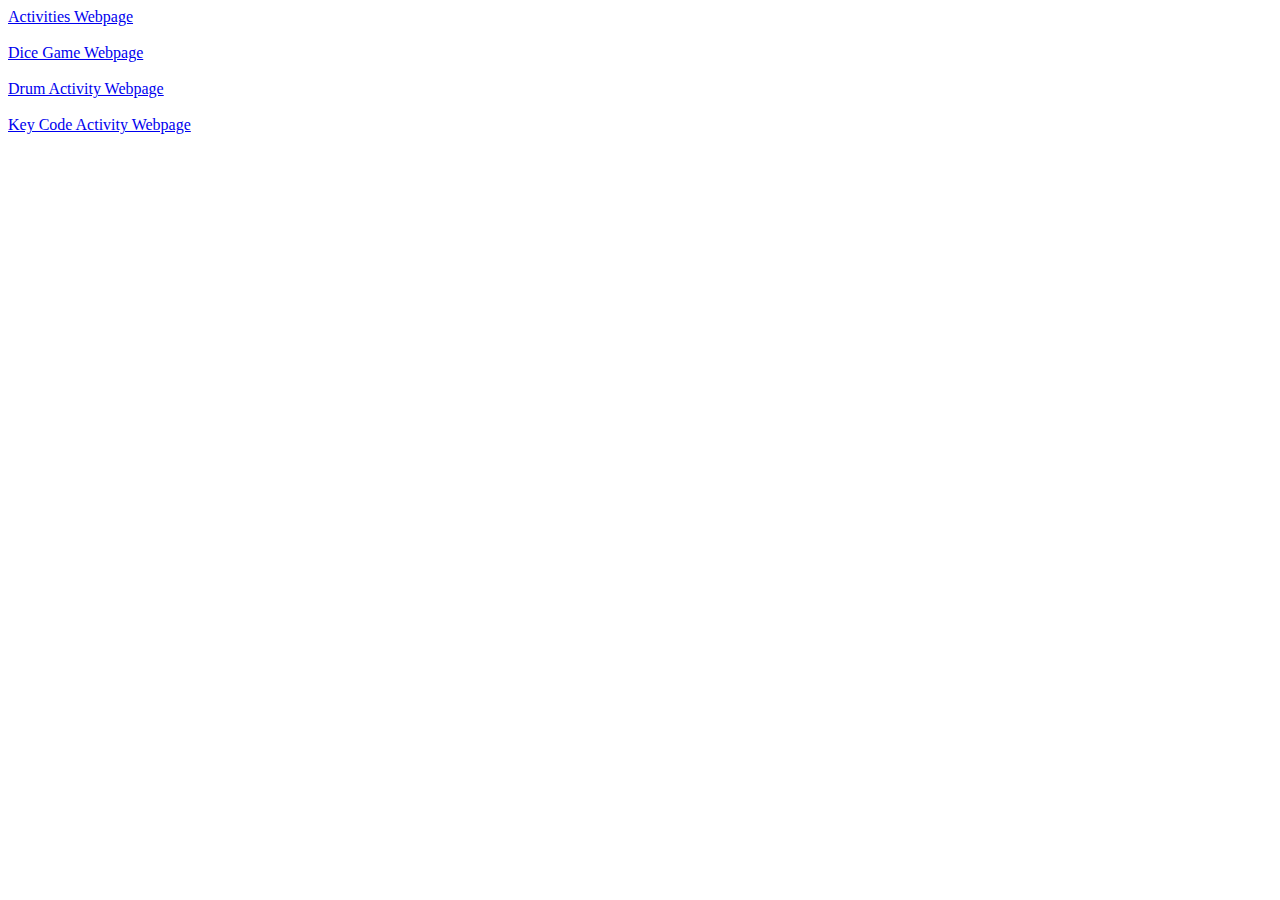
<file: index.html>
<!DOCTYPE html>
<html lang="en">
<head>
    <meta charset="UTF-8">
    <meta http-equiv="X-UA-Compatible" content="IE=edge">
    <meta name="viewport" content="width=device-width, initial-scale=1.0">
    <title>Document</title>
</head>
<body>

    <a href="./Activities/">Activities Webpage</a>
    <br><br>
    <a href="./DiceGame/">Dice Game Webpage</a>
    <br><br>
    <a href="./DrumActivity/">Drum Activity Webpage</a>
    <br><br>
    <a href="./KeyCodeActivity/">Key Code Activity Webpage</a>
    <br><br>
</body>

</html>
</file>
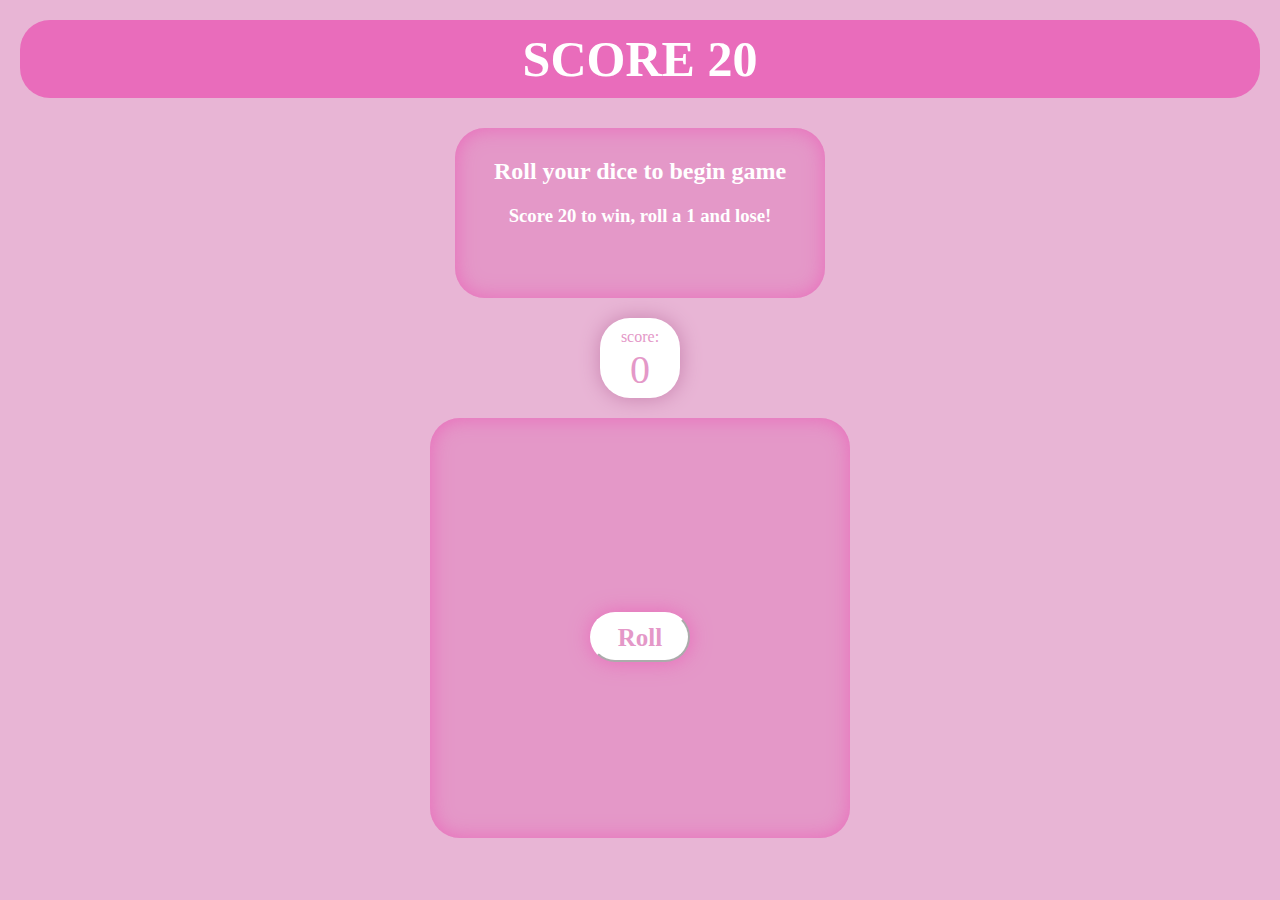
<file: DiceGame/index.html>
<!DOCTYPE html>
<html lang="en">

<head>
    <meta charset="UTF-8">
    <meta http-equiv="X-UA-Compatible" content="IE=edge">
    <meta name="viewport" content="width=device-width, initial-scale=1.0">
    <link rel="stylesheet" href="./style.css">
    <title>Document</title>
</head>

<body>
    <header id="header">
        <h1>Score 20</h1>
    </header>
    <div id="pageContent">
        <div id=instructions>
            <h2>Roll your dice to begin game</h2>

            <h3>Score 20 to win, roll a 1 and lose!</h3>
        </div>
        <div id="scoreBox">
            <div>score:</div>
            <div id="scoreNumber">0</div>
        </div>


        <div id="diceBox">
            <img id="diceOne" class="hidden" src="./one.png" alt="Dice one">
            <img id="diceTwo" class="hidden" src="./two.png" alt="Dice Two">
            <img id="diceThree" class="hidden" src="./three.png" alt="Dice Three">
            <img id="diceFour" class="hidden" src="./four.png" alt="Dice Four">
            <img id="diceFive" class="hidden" src="./five.png" alt="Dice Five">
            <img id="diceSix" class="hidden" src="./six.png" alt="Dice Six">
            <br>
            <div id="losingSign" class="hidden">1 = You lose!</div>
            <div id="winningSign" class="hidden">You Win!!</div>
            <button id="rollBtn">Roll</button>
            <button id="resetGame" class="hidden">Reset</button>
        </div>



    </div>
    <script src="./script.js"></script>
</body>

</html>
</file>
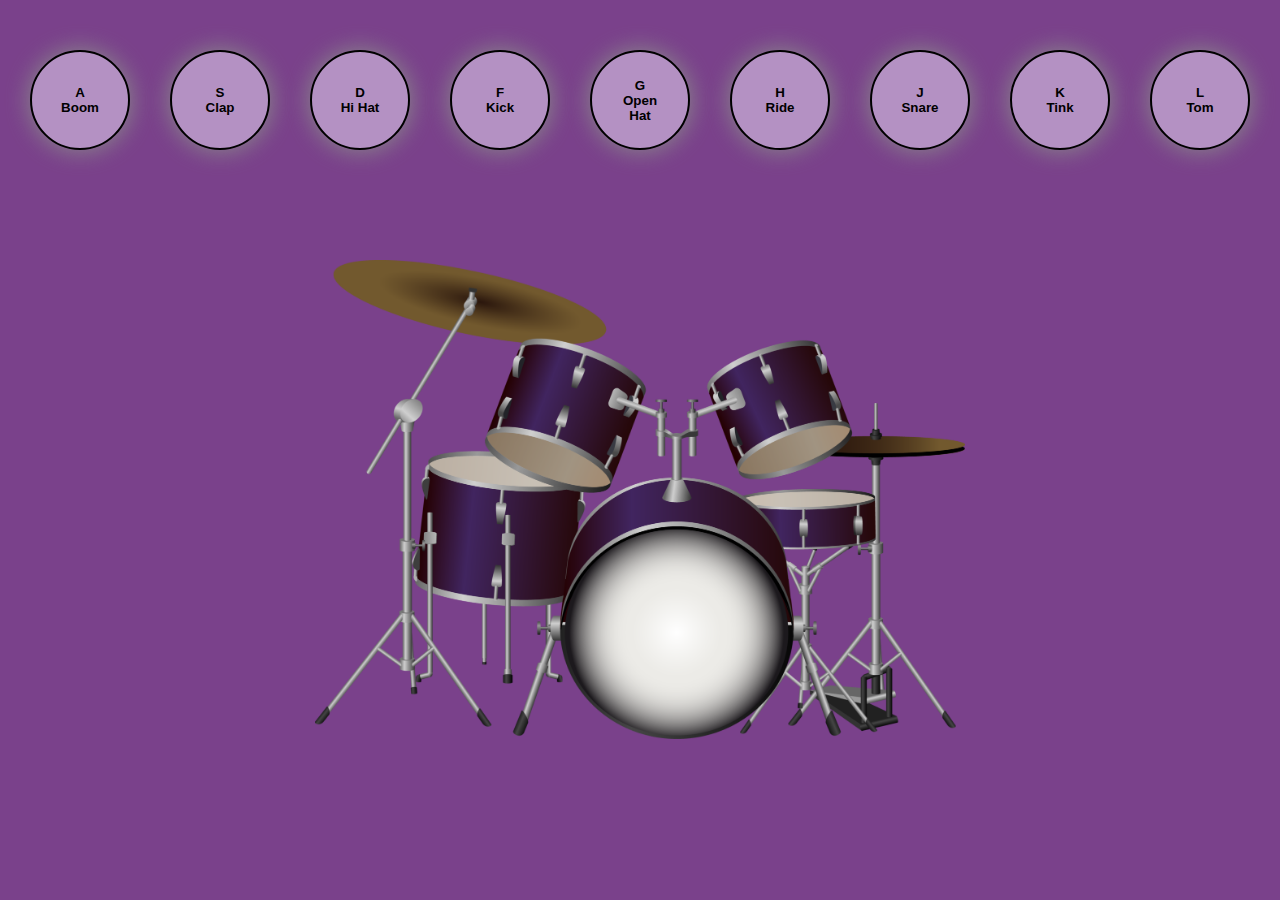
<file: DrumActivity/index.html>
<!DOCTYPE html>
<html lang="en">

<head>
    <meta charset="UTF-8">
    <meta http-equiv="X-UA-Compatible" content="IE=edge">
    <meta name="viewport" content="width=device-width, initial-scale=1.0">
    <title>Document</title>
    <link rel="stylesheet" href="./style.css">
</head>

<body>
    <div id="buttonContainer">
        <button Class="Button" id="a">A <br>Boom</button>
        <button Class="Button" id="s">S<br> Clap</button>
        <button Class="Button" id="d">D<br> Hi Hat</button>
        <button Class="Button" id="f">F<br> Kick</button>
        <button Class="Button" id="g">G<br> Open Hat</button>
        <button Class="Button" id="h">H<br> Ride</button>
        <button Class="Button" id="j">J<br> Snare</button>
        <button Class="Button" id="k">K<br> Tink</button>
        <button Class="Button" id="l">L<br> Tom</button>
    </div>

    <img id=PurpleDrum src="./PurpleDrum.png" alt="Purple Drum">


    <!-- not needed as they are in the Js instead -->
    <!-- <audio src="sounds/boom.wav"></audio>
    <audio src="sounds/clap.wav"></audio>
    <audio src="sounds/hihat.wav"></audio>
    <audio src="sounds/kick.wav"></audio>
    <audio src="sounds/openhat.wav"></audio>
    <audio src="sounds/ride.wav"></audio>
    <audio src="sounds/snare.wav"></audio>
    <audio src="sounds/tink.wav"></audio>
    <audio src="sounds/tom.wav"></audio> -->

    <script src="./script.js"></script>
</body>

</html>
</file>
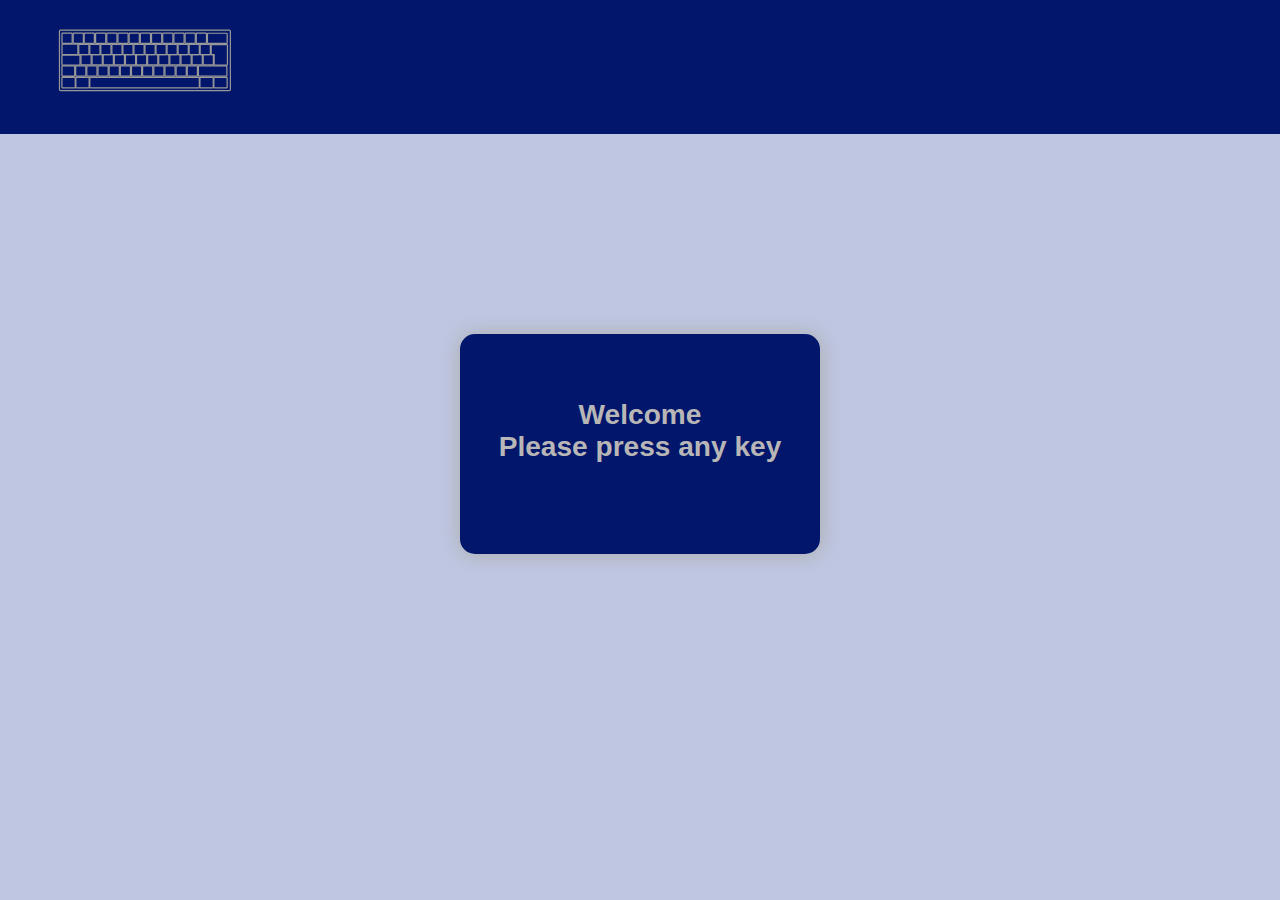
<file: KeyCodeActivity/index.html>
<!DOCTYPE html>
<html lang="en">

<head>
    <meta charset="UTF-8">
    <meta http-equiv="X-UA-Compatible" content="IE=edge">
    <meta name="viewport" content="width=device-width, initial-scale=1.0">
    <link rel="stylesheet" href="style.css">
    <title>Document</title>
</head>

<body>
    <header>
        <nav>
            <img id="logo" src="./keyboardLogo.svg" alt="logo" />
        </nav>
    </header>
    <div id="pageWelcome">
        <div id="welcomeMessage">
            <h3>Welcome<br> Please press any key</h3>
        </div>
    </div>
    <div id="pageContent">
        <div id="container1">
            <div id="Box1">
                <h1 id="title">Keycode</h1>
                <h2 id="looking">Please type any key</h2>
            </div>
        </div>
        <div id="container">
            <div class="Boxes">
                <h3>event.key</h3>
                <h4 id="eventKey"></h4>
            </div>
            <div class="Boxes">
                <h3>event.code</h3>
                <h4 id="eventCode"></h4>
            </div>
            <div class="Boxes">
                <h3>event.Which</h3>
                <h4 id="eventWhich"></h4>
            </div>
            <div class="Boxes">
                <h3>event.location</h3>
                <h4 id="eventLocation"></h4>
            </div>
            <div class="Boxes">
                <h3>.charCode</h3>
                <h4 id="charCode1"></h4>
            </div>
        </div>
        <div>
            <script src="script.js"></script>
</body>

</html>
</file>
<file: DiceGame/style.css>
body {
    background-color: rgb(232, 181, 213);
    margin: 0px;
    font-family: Cambria, Cochin, Georgia, 'Times New Roman';
    color: rgb(255, 255, 255);
}

#header {
    background-color: rgb(233, 108, 187);
    text-transform: uppercase;
    display: flex;
    justify-content: center;
    align-items: center;
    font-size: 20px;
    padding: 10px 20px 10px 20px;
    margin: 20px;
    border-radius: 30px;
}

h1 {
    font-size: 50px;
    margin: 0%
}

#pageContent {
    display: flex;
    flex-direction: column;
    align-items: center;
}

#instructions {
    background-color: rgb(228, 152, 200);
    font-family: Cambria, Cochin, Georgia, 'Times New Roman';
    height: 150px;
    width: 350px;
    margin: 10px;
    border-radius: 30px;
    padding: 10px;
    box-shadow: inset 0.25px 0.25px 20px 0.25px rgb(233, 108, 187);
    text-align: center;
}

#scoreBox {
    background-color: rgb(255, 255, 255);
    font-family: Cambria, Cochin, Georgia, 'Times New Roman';
    height: 60px;
    width: 60px;
    margin: 10px;
    border-radius: 30px;
    padding: 10px;
    box-shadow: 0.25px 0.25px 20px 0.25px rgb(200, 131, 175);
    text-align: center;
    color: rgb(228, 152, 200);
}

#scoreNumber {
    font-family: Cambria, Cochin, Georgia, 'Times New Roman';
    font-size: 40px;

}

#diceBox {
    background-color: rgb(228, 152, 200);
    font-family: Cambria, Cochin, Georgia, 'Times New Roman';
    height: 400px;
    width: 400px;
    margin: 10px;
    border-radius: 30px;
    padding: 10px;
    box-shadow: inset 0.25px 0.25px 20px 0.25px rgb(233, 108, 187);
    display: flex;
    flex-direction: column;
    align-items: center;
    justify-content: center;
}

#losingSign {
    font-size: 30px;
}

#winningSign {
    font-size: 30px;
}

#rollBtn {
    background-color: rgb(255, 255, 255);
    font-family: Cambria, Cochin, Georgia, 'Times New Roman';
    font-weight: 700;
    font-size: 25px;
    height: 50px;
    width: 100px;
    margin: 10px;
    border-radius: 30px;
    border-color: rgb(255, 255, 255);
    padding: 10px;
    box-shadow: 0.25px 0.25px 20px 0.25px rgb(233, 108, 187);
    color: rgb(228, 152, 200);
}

#resetGame {
    background-color: rgb(255, 255, 255);
    font-family: Cambria, Cochin, Georgia, 'Times New Roman';
    font-weight: 700;
    font-size: 25px;
    height: 50px;
    width: 100px;
    margin: 10px;
    border-radius: 30px;
    border-color: rgb(255, 255, 255);
    padding: 10px;
    box-shadow: 0.25px 0.25px 20px 0.25px rgb(233, 108, 187);
    color: rgb(228, 152, 200);
}


.hidden {
    display: none;
}
</file>
<file: DrumActivity/style.css>
body {
    background-color: rgb(122, 65, 139);
    margin: 0px;
}

#buttonContainer {
    display: flex;
    flex-direction: row;
    justify-content: space-evenly;
    flex-wrap: wrap;
    align-items: center;
    margin-top: 40px;

}

.Button {
    background-color: rgb(180, 145, 195);
    font-family: sans-serif;
    font-weight: 700;
    height: 100px;
    width: 100px;
    margin: 10px;
    border: 2px solid black;
    border-radius: 50px;
    padding: 20px;
    box-shadow: 0.25px 0.25px 25px 0.25px rgb(139, 139, 139);
    transition: all 0.07s;
}

.playing {
    transform: scale(1.1);
    border-color: azure;
    box-shadow: 0 0 10px azure;

}

#PurpleDrum {
    margin-top: 100px;
    max-width: 650px;
    width: 95%;
    margin-left: auto;
    margin-right: auto;
    display: block;
}
</file>
<file: KeyCodeActivity/style.css>
body {
    background-color: #bec6e1;
    margin: 0px;
    font-family: sans-serif;
}

nav {
    background-color: #02176b;
    display: flex;
    justify-content: left;
    padding: 0px 50px 0px 50px;
}

#pageContent {
    display: none;
}

#container1 {
    display: flex;
    flex-direction: row;
    justify-content: center;
}

#pageWelcome {
    display: flex;
    justify-content: center;
}

#welcomeMessage {
    background-color: #02176b;
    font-family: sans-serif;
    padding: 5px;
    height: 210px;
    width: 350px;
    margin: 200px;
    border-radius: 15px;
    box-shadow: 0.25px 0.25px 20px 0.25px rgb(173, 173, 173);
    text-align: center;
    font-size: x-large
}

#welcomeMessage h3 {
    text-align: center;
    margin-top: 60px;
    color: rgb(184, 182, 182);
}

#Box1 {
    background-color: #02176b;
    font-family: sans-serif;
    padding: 5px;
    height: 150px;
    width: 350px;
    margin: 10px;
    border-radius: 15px;
    box-shadow: 0.25px 0.25px 20px 0.25px rgb(173, 173, 173);
    text-align: center;
}

#title {
    color: rgb(184, 182, 182);
}

#looking {
    color: rgb(184, 182, 182);
}

#logo {
    width: 190px;
}

#container {
    display: flex;
    flex-direction: row;
    justify-content: center;
    flex-wrap: wrap;
}

.Boxes {
    background-color: #e4e9fb;
    font-family: sans-serif;
    justify-content: center;
    padding: 5px;
    height: 200px;
    width: 200px;
    margin: 10px;
    border-radius: 15px;
    box-shadow: 0.25px 0.25px 20px 0.25px rgb(173, 173, 173);
}

.Boxes h3 {
    text-align: center;
    background-color: #02176b;
    color: rgb(184, 182, 182);
    height: 40px;
    line-height: 40px;
    margin: 0;
    border-radius: 15px;
}

h4 {
    text-align: center;
    margin-top: 60px;
}
</file>
